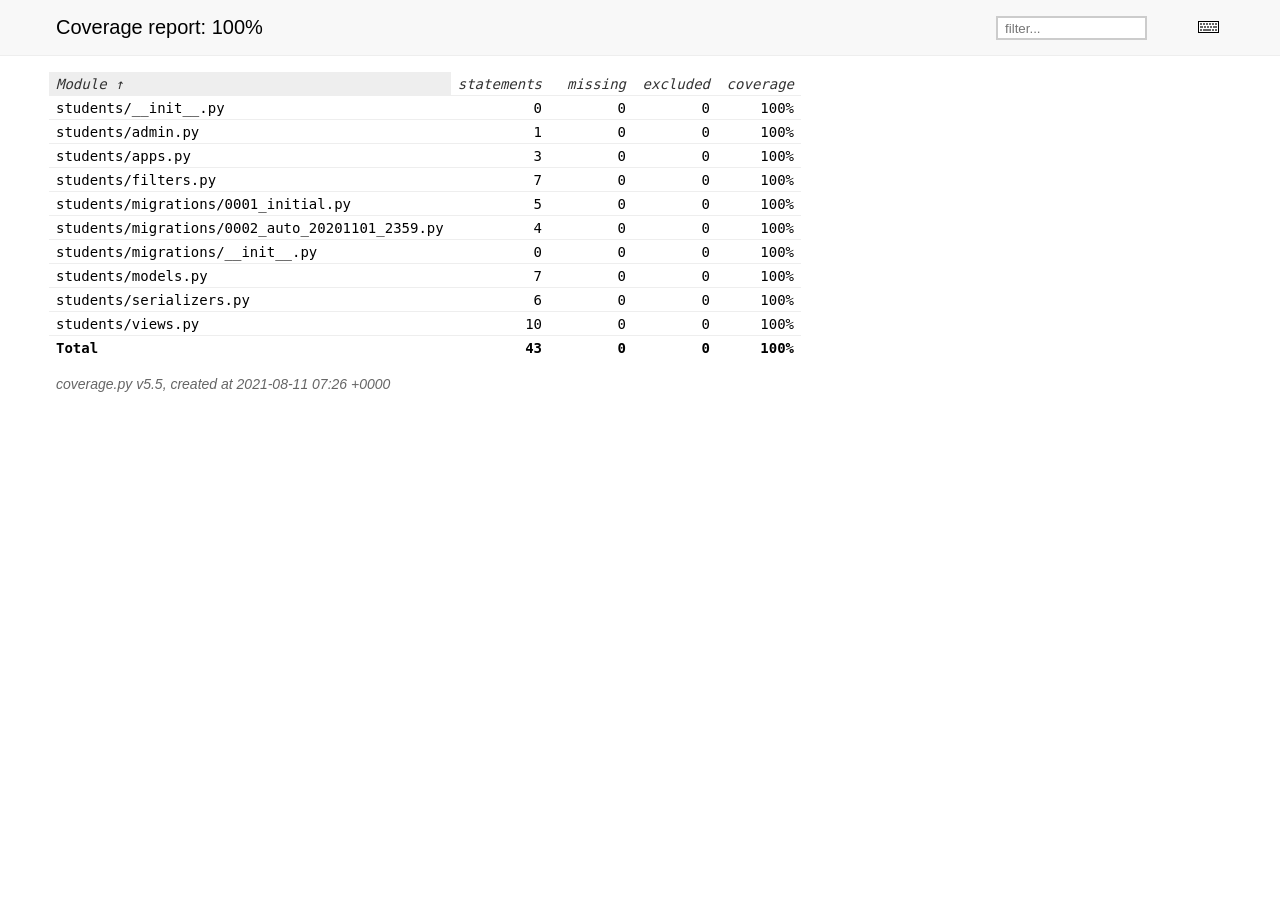
<file: 3.4-django-testing/django_testing/htmlcov/index.html>
<!DOCTYPE html>
<html>
<head>
    <meta http-equiv="Content-Type" content="text/html; charset=utf-8">
    <title>Coverage report</title>
    <link rel="icon" sizes="32x32" href="favicon_32.png">
    <link rel="stylesheet" href="style.css" type="text/css">
    <script type="text/javascript" src="jquery.min.js"></script>
    <script type="text/javascript" src="jquery.ba-throttle-debounce.min.js"></script>
    <script type="text/javascript" src="jquery.tablesorter.min.js"></script>
    <script type="text/javascript" src="jquery.hotkeys.js"></script>
    <script type="text/javascript" src="coverage_html.js"></script>
    <script type="text/javascript">
        jQuery(document).ready(coverage.index_ready);
    </script>
</head>
<body class="indexfile">
<div id="header">
    <div class="content">
        <h1>Coverage report:
            <span class="pc_cov">100%</span>
        </h1>
        <img id="keyboard_icon" src="keybd_closed.png" alt="Show keyboard shortcuts" />
        <form id="filter_container">
            <input id="filter" type="text" value="" placeholder="filter..." />
        </form>
    </div>
</div>
<div class="help_panel">
    <img id="panel_icon" src="keybd_open.png" alt="Hide keyboard shortcuts" />
    <p class="legend">Hot-keys on this page</p>
    <div>
    <p class="keyhelp">
        <span class="key">n</span>
        <span class="key">s</span>
        <span class="key">m</span>
        <span class="key">x</span>
        <span class="key">c</span> &nbsp; change column sorting
    </p>
    </div>
</div>
<div id="index">
    <table class="index">
        <thead>
            <tr class="tablehead" title="Click to sort">
                <th class="name left headerSortDown shortkey_n">Module</th>
                <th class="shortkey_s">statements</th>
                <th class="shortkey_m">missing</th>
                <th class="shortkey_x">excluded</th>
                <th class="right shortkey_c">coverage</th>
            </tr>
        </thead>
        <tfoot>
            <tr class="total">
                <td class="name left">Total</td>
                <td>43</td>
                <td>0</td>
                <td>0</td>
                <td class="right" data-ratio="43 43">100%</td>
            </tr>
        </tfoot>
        <tbody>
            <tr class="file">
                <td class="name left"><a href="students___init___py.html">students/__init__.py</a></td>
                <td>0</td>
                <td>0</td>
                <td>0</td>
                <td class="right" data-ratio="0 0">100%</td>
            </tr>
            <tr class="file">
                <td class="name left"><a href="students_admin_py.html">students/admin.py</a></td>
                <td>1</td>
                <td>0</td>
                <td>0</td>
                <td class="right" data-ratio="1 1">100%</td>
            </tr>
            <tr class="file">
                <td class="name left"><a href="students_apps_py.html">students/apps.py</a></td>
                <td>3</td>
                <td>0</td>
                <td>0</td>
                <td class="right" data-ratio="3 3">100%</td>
            </tr>
            <tr class="file">
                <td class="name left"><a href="students_filters_py.html">students/filters.py</a></td>
                <td>7</td>
                <td>0</td>
                <td>0</td>
                <td class="right" data-ratio="7 7">100%</td>
            </tr>
            <tr class="file">
                <td class="name left"><a href="students_migrations_0001_initial_py.html">students/migrations/0001_initial.py</a></td>
                <td>5</td>
                <td>0</td>
                <td>0</td>
                <td class="right" data-ratio="5 5">100%</td>
            </tr>
            <tr class="file">
                <td class="name left"><a href="students_migrations_0002_auto_20201101_2359_py.html">students/migrations/0002_auto_20201101_2359.py</a></td>
                <td>4</td>
                <td>0</td>
                <td>0</td>
                <td class="right" data-ratio="4 4">100%</td>
            </tr>
            <tr class="file">
                <td class="name left"><a href="students_migrations___init___py.html">students/migrations/__init__.py</a></td>
                <td>0</td>
                <td>0</td>
                <td>0</td>
                <td class="right" data-ratio="0 0">100%</td>
            </tr>
            <tr class="file">
                <td class="name left"><a href="students_models_py.html">students/models.py</a></td>
                <td>7</td>
                <td>0</td>
                <td>0</td>
                <td class="right" data-ratio="7 7">100%</td>
            </tr>
            <tr class="file">
                <td class="name left"><a href="students_serializers_py.html">students/serializers.py</a></td>
                <td>6</td>
                <td>0</td>
                <td>0</td>
                <td class="right" data-ratio="6 6">100%</td>
            </tr>
            <tr class="file">
                <td class="name left"><a href="students_views_py.html">students/views.py</a></td>
                <td>10</td>
                <td>0</td>
                <td>0</td>
                <td class="right" data-ratio="10 10">100%</td>
            </tr>
        </tbody>
    </table>
    <p id="no_rows">
        No items found using the specified filter.
    </p>
</div>
<div id="footer">
    <div class="content">
        <p>
            <a class="nav" href="https://coverage.readthedocs.io">coverage.py v5.5</a>,
            created at 2021-08-11 07:26 +0000
        </p>
    </div>
</div>
</body>
</html>
</file>
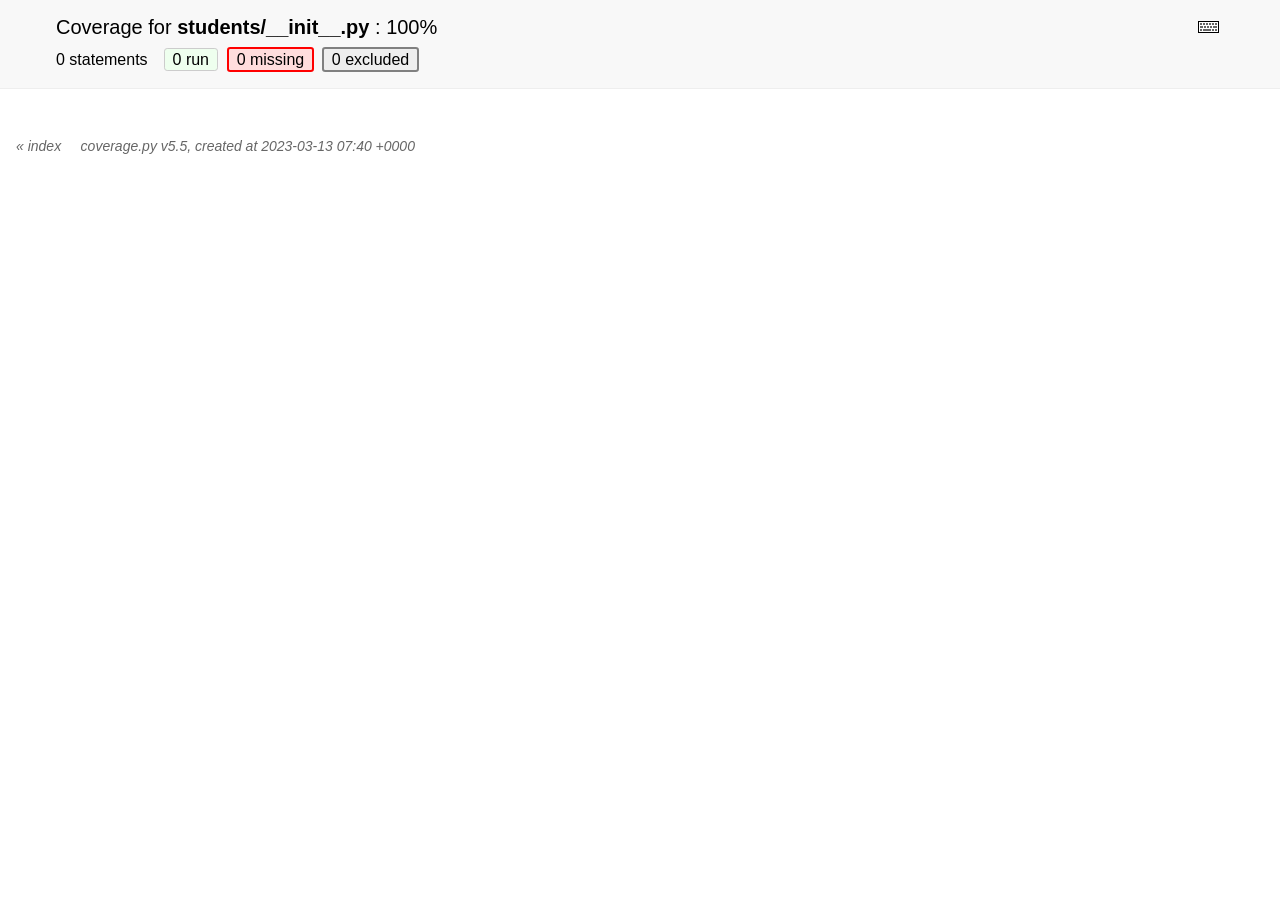
<file: 3.4-django-testing/django_testing/htmlcov/students__init__py.html>
<!DOCTYPE html>
<html>
<head>
    <meta http-equiv="Content-Type" content="text/html; charset=utf-8">
    <meta http-equiv="X-UA-Compatible" content="IE=emulateIE7" />
    <title>Coverage for students/__init__.py: 100%</title>
    <link rel="icon" sizes="32x32" href="favicon_32.png">
    <link rel="stylesheet" href="style.css" type="text/css">
    <script type="text/javascript" src="jquery.min.js"></script>
    <script type="text/javascript" src="jquery.hotkeys.js"></script>
    <script type="text/javascript" src="jquery.isonscreen.js"></script>
    <script type="text/javascript" src="coverage_html.js"></script>
    <script type="text/javascript">
        jQuery(document).ready(coverage.pyfile_ready);
    </script>
</head>
<body class="pyfile">
<div id="header">
    <div class="content">
        <h1>Coverage for <b>students/__init__.py</b> :
            <span class="pc_cov">100%</span>
        </h1>
        <img id="keyboard_icon" src="keybd_closed.png" alt="Show keyboard shortcuts" />
        <h2 class="stats">
            0 statements &nbsp;
            <button type="button" class="run shortkey_r button_toggle_run" title="Toggle lines run">0 run</button>
            <button type="button" class="mis show_mis shortkey_m button_toggle_mis" title="Toggle lines missing">0 missing</button>
            <button type="button" class="exc show_exc shortkey_x button_toggle_exc" title="Toggle lines excluded">0 excluded</button>
        </h2>
    </div>
</div>
<div class="help_panel">
    <img id="panel_icon" src="keybd_open.png" alt="Hide keyboard shortcuts" />
    <p class="legend">Hot-keys on this page</p>
    <div>
    <p class="keyhelp">
        <span class="key">r</span>
        <span class="key">m</span>
        <span class="key">x</span>
        <span class="key">p</span> &nbsp; toggle line displays
    </p>
    <p class="keyhelp">
        <span class="key">j</span>
        <span class="key">k</span> &nbsp; next/prev highlighted chunk
    </p>
    <p class="keyhelp">
        <span class="key">0</span> &nbsp; (zero) top of page
    </p>
    <p class="keyhelp">
        <span class="key">1</span> &nbsp; (one) first highlighted chunk
    </p>
    </div>
</div>
<div id="source">
</div>
<div id="footer">
    <div class="content">
        <p>
            <a class="nav" href="index.html">&#xab; index</a> &nbsp; &nbsp; <a class="nav" href="https://coverage.readthedocs.io">coverage.py v5.5</a>,
            created at 2023-03-13 07:40 +0000
        </p>
    </div>
</div>
</body>
</html>
</file>
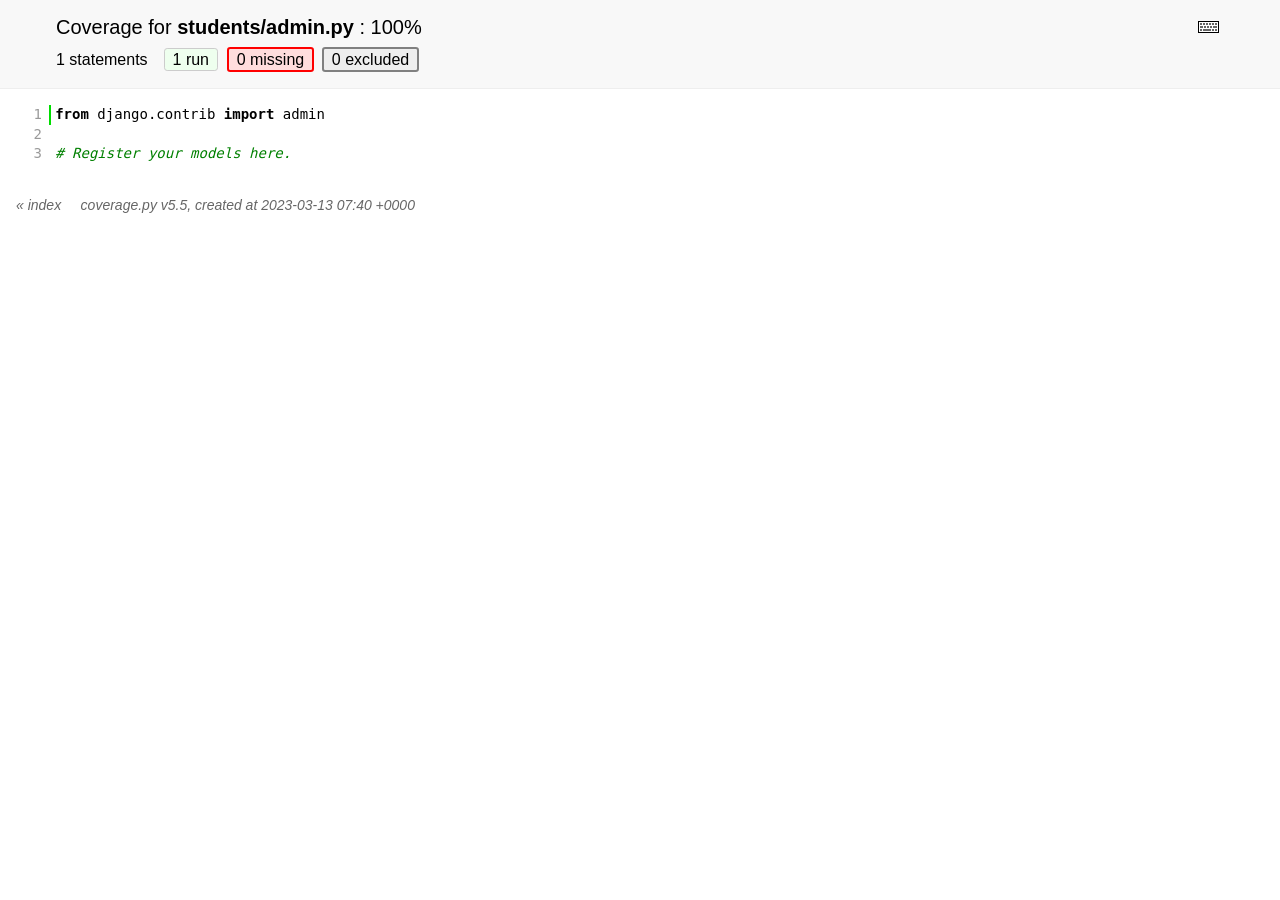
<file: 3.4-django-testing/django_testing/htmlcov/students_admin_py.html>
<!DOCTYPE html>
<html>
<head>
    <meta http-equiv="Content-Type" content="text/html; charset=utf-8">
    <meta http-equiv="X-UA-Compatible" content="IE=emulateIE7" />
    <title>Coverage for students/admin.py: 100%</title>
    <link rel="icon" sizes="32x32" href="favicon_32.png">
    <link rel="stylesheet" href="style.css" type="text/css">
    <script type="text/javascript" src="jquery.min.js"></script>
    <script type="text/javascript" src="jquery.hotkeys.js"></script>
    <script type="text/javascript" src="jquery.isonscreen.js"></script>
    <script type="text/javascript" src="coverage_html.js"></script>
    <script type="text/javascript">
        jQuery(document).ready(coverage.pyfile_ready);
    </script>
</head>
<body class="pyfile">
<div id="header">
    <div class="content">
        <h1>Coverage for <b>students/admin.py</b> :
            <span class="pc_cov">100%</span>
        </h1>
        <img id="keyboard_icon" src="keybd_closed.png" alt="Show keyboard shortcuts" />
        <h2 class="stats">
            1 statements &nbsp;
            <button type="button" class="run shortkey_r button_toggle_run" title="Toggle lines run">1 run</button>
            <button type="button" class="mis show_mis shortkey_m button_toggle_mis" title="Toggle lines missing">0 missing</button>
            <button type="button" class="exc show_exc shortkey_x button_toggle_exc" title="Toggle lines excluded">0 excluded</button>
        </h2>
    </div>
</div>
<div class="help_panel">
    <img id="panel_icon" src="keybd_open.png" alt="Hide keyboard shortcuts" />
    <p class="legend">Hot-keys on this page</p>
    <div>
    <p class="keyhelp">
        <span class="key">r</span>
        <span class="key">m</span>
        <span class="key">x</span>
        <span class="key">p</span> &nbsp; toggle line displays
    </p>
    <p class="keyhelp">
        <span class="key">j</span>
        <span class="key">k</span> &nbsp; next/prev highlighted chunk
    </p>
    <p class="keyhelp">
        <span class="key">0</span> &nbsp; (zero) top of page
    </p>
    <p class="keyhelp">
        <span class="key">1</span> &nbsp; (one) first highlighted chunk
    </p>
    </div>
</div>
<div id="source">
    <p id="t1" class="run"><span class="n"><a href="#t1">1</a></span><span class="t"><span class="key">from</span> <span class="nam">django</span><span class="op">.</span><span class="nam">contrib</span> <span class="key">import</span> <span class="nam">admin</span>&nbsp;</span><span class="r"></span></p>
    <p id="t2" class="pln"><span class="n"><a href="#t2">2</a></span><span class="t">&nbsp;</span><span class="r"></span></p>
    <p id="t3" class="pln"><span class="n"><a href="#t3">3</a></span><span class="t"><span class="com"># Register your models here.</span>&nbsp;</span><span class="r"></span></p>
</div>
<div id="footer">
    <div class="content">
        <p>
            <a class="nav" href="index.html">&#xab; index</a> &nbsp; &nbsp; <a class="nav" href="https://coverage.readthedocs.io">coverage.py v5.5</a>,
            created at 2023-03-13 07:40 +0000
        </p>
    </div>
</div>
</body>
</html>
</file>
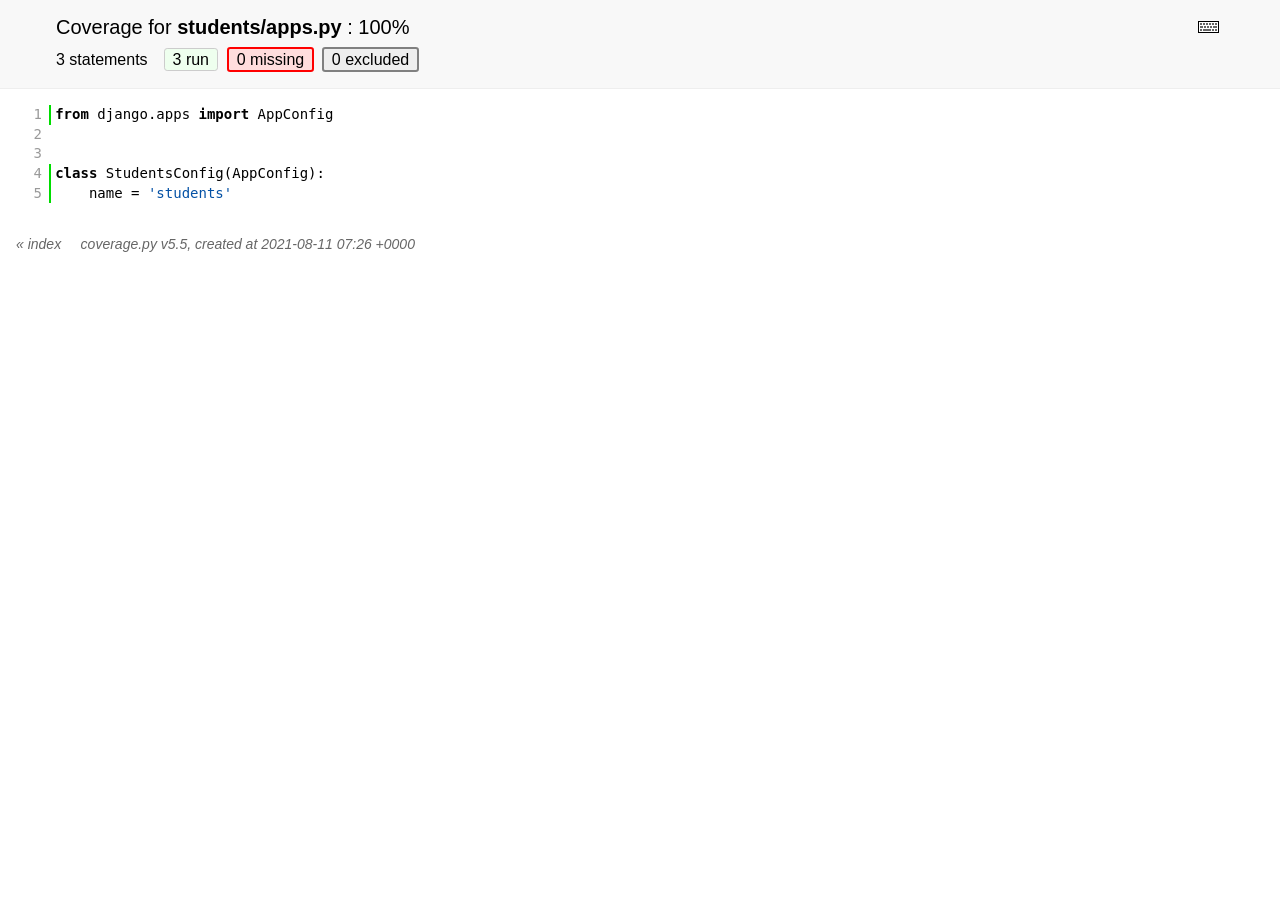
<file: 3.4-django-testing/django_testing/htmlcov/students_apps_py.html>
<!DOCTYPE html>
<html>
<head>
    <meta http-equiv="Content-Type" content="text/html; charset=utf-8">
    <meta http-equiv="X-UA-Compatible" content="IE=emulateIE7" />
    <title>Coverage for students/apps.py: 100%</title>
    <link rel="icon" sizes="32x32" href="favicon_32.png">
    <link rel="stylesheet" href="style.css" type="text/css">
    <script type="text/javascript" src="jquery.min.js"></script>
    <script type="text/javascript" src="jquery.hotkeys.js"></script>
    <script type="text/javascript" src="jquery.isonscreen.js"></script>
    <script type="text/javascript" src="coverage_html.js"></script>
    <script type="text/javascript">
        jQuery(document).ready(coverage.pyfile_ready);
    </script>
</head>
<body class="pyfile">
<div id="header">
    <div class="content">
        <h1>Coverage for <b>students/apps.py</b> :
            <span class="pc_cov">100%</span>
        </h1>
        <img id="keyboard_icon" src="keybd_closed.png" alt="Show keyboard shortcuts" />
        <h2 class="stats">
            3 statements &nbsp;
            <button type="button" class="run shortkey_r button_toggle_run" title="Toggle lines run">3 run</button>
            <button type="button" class="mis show_mis shortkey_m button_toggle_mis" title="Toggle lines missing">0 missing</button>
            <button type="button" class="exc show_exc shortkey_x button_toggle_exc" title="Toggle lines excluded">0 excluded</button>
        </h2>
    </div>
</div>
<div class="help_panel">
    <img id="panel_icon" src="keybd_open.png" alt="Hide keyboard shortcuts" />
    <p class="legend">Hot-keys on this page</p>
    <div>
    <p class="keyhelp">
        <span class="key">r</span>
        <span class="key">m</span>
        <span class="key">x</span>
        <span class="key">p</span> &nbsp; toggle line displays
    </p>
    <p class="keyhelp">
        <span class="key">j</span>
        <span class="key">k</span> &nbsp; next/prev highlighted chunk
    </p>
    <p class="keyhelp">
        <span class="key">0</span> &nbsp; (zero) top of page
    </p>
    <p class="keyhelp">
        <span class="key">1</span> &nbsp; (one) first highlighted chunk
    </p>
    </div>
</div>
<div id="source">
    <p id="t1" class="run"><span class="n"><a href="#t1">1</a></span><span class="t"><span class="key">from</span> <span class="nam">django</span><span class="op">.</span><span class="nam">apps</span> <span class="key">import</span> <span class="nam">AppConfig</span>&nbsp;</span><span class="r"></span></p>
    <p id="t2" class="pln"><span class="n"><a href="#t2">2</a></span><span class="t">&nbsp;</span><span class="r"></span></p>
    <p id="t3" class="pln"><span class="n"><a href="#t3">3</a></span><span class="t">&nbsp;</span><span class="r"></span></p>
    <p id="t4" class="run"><span class="n"><a href="#t4">4</a></span><span class="t"><span class="key">class</span> <span class="nam">StudentsConfig</span><span class="op">(</span><span class="nam">AppConfig</span><span class="op">)</span><span class="op">:</span>&nbsp;</span><span class="r"></span></p>
    <p id="t5" class="run"><span class="n"><a href="#t5">5</a></span><span class="t">    <span class="nam">name</span> <span class="op">=</span> <span class="str">'students'</span>&nbsp;</span><span class="r"></span></p>
</div>
<div id="footer">
    <div class="content">
        <p>
            <a class="nav" href="index.html">&#xab; index</a> &nbsp; &nbsp; <a class="nav" href="https://coverage.readthedocs.io">coverage.py v5.5</a>,
            created at 2021-08-11 07:26 +0000
        </p>
    </div>
</div>
</body>
</html>
</file>
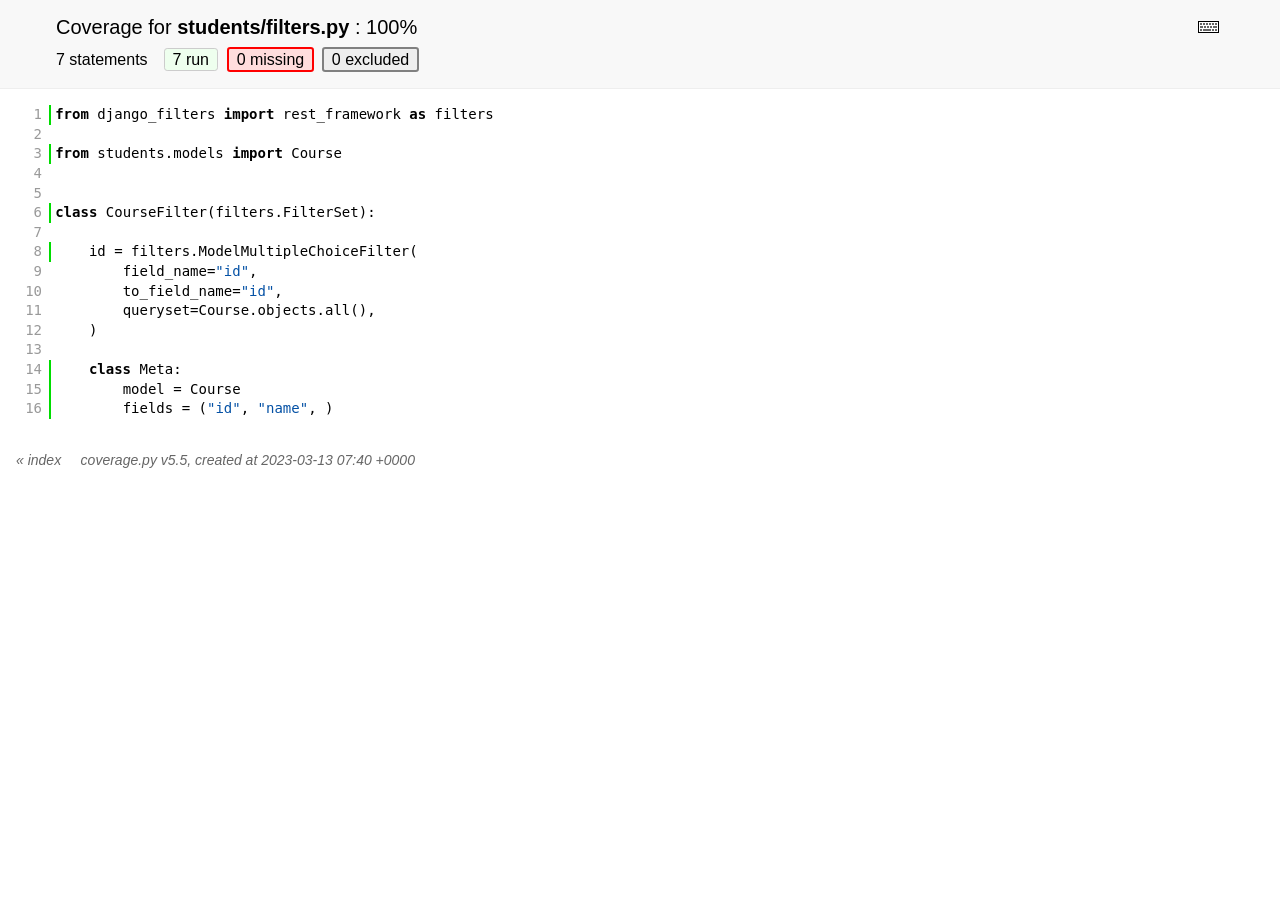
<file: 3.4-django-testing/django_testing/htmlcov/students_filters_py.html>
<!DOCTYPE html>
<html>
<head>
    <meta http-equiv="Content-Type" content="text/html; charset=utf-8">
    <meta http-equiv="X-UA-Compatible" content="IE=emulateIE7" />
    <title>Coverage for students/filters.py: 100%</title>
    <link rel="icon" sizes="32x32" href="favicon_32.png">
    <link rel="stylesheet" href="style.css" type="text/css">
    <script type="text/javascript" src="jquery.min.js"></script>
    <script type="text/javascript" src="jquery.hotkeys.js"></script>
    <script type="text/javascript" src="jquery.isonscreen.js"></script>
    <script type="text/javascript" src="coverage_html.js"></script>
    <script type="text/javascript">
        jQuery(document).ready(coverage.pyfile_ready);
    </script>
</head>
<body class="pyfile">
<div id="header">
    <div class="content">
        <h1>Coverage for <b>students/filters.py</b> :
            <span class="pc_cov">100%</span>
        </h1>
        <img id="keyboard_icon" src="keybd_closed.png" alt="Show keyboard shortcuts" />
        <h2 class="stats">
            7 statements &nbsp;
            <button type="button" class="run shortkey_r button_toggle_run" title="Toggle lines run">7 run</button>
            <button type="button" class="mis show_mis shortkey_m button_toggle_mis" title="Toggle lines missing">0 missing</button>
            <button type="button" class="exc show_exc shortkey_x button_toggle_exc" title="Toggle lines excluded">0 excluded</button>
        </h2>
    </div>
</div>
<div class="help_panel">
    <img id="panel_icon" src="keybd_open.png" alt="Hide keyboard shortcuts" />
    <p class="legend">Hot-keys on this page</p>
    <div>
    <p class="keyhelp">
        <span class="key">r</span>
        <span class="key">m</span>
        <span class="key">x</span>
        <span class="key">p</span> &nbsp; toggle line displays
    </p>
    <p class="keyhelp">
        <span class="key">j</span>
        <span class="key">k</span> &nbsp; next/prev highlighted chunk
    </p>
    <p class="keyhelp">
        <span class="key">0</span> &nbsp; (zero) top of page
    </p>
    <p class="keyhelp">
        <span class="key">1</span> &nbsp; (one) first highlighted chunk
    </p>
    </div>
</div>
<div id="source">
    <p id="t1" class="run"><span class="n"><a href="#t1">1</a></span><span class="t"><span class="key">from</span> <span class="nam">django_filters</span> <span class="key">import</span> <span class="nam">rest_framework</span> <span class="key">as</span> <span class="nam">filters</span>&nbsp;</span><span class="r"></span></p>
    <p id="t2" class="pln"><span class="n"><a href="#t2">2</a></span><span class="t">&nbsp;</span><span class="r"></span></p>
    <p id="t3" class="run"><span class="n"><a href="#t3">3</a></span><span class="t"><span class="key">from</span> <span class="nam">students</span><span class="op">.</span><span class="nam">models</span> <span class="key">import</span> <span class="nam">Course</span>&nbsp;</span><span class="r"></span></p>
    <p id="t4" class="pln"><span class="n"><a href="#t4">4</a></span><span class="t">&nbsp;</span><span class="r"></span></p>
    <p id="t5" class="pln"><span class="n"><a href="#t5">5</a></span><span class="t">&nbsp;</span><span class="r"></span></p>
    <p id="t6" class="run"><span class="n"><a href="#t6">6</a></span><span class="t"><span class="key">class</span> <span class="nam">CourseFilter</span><span class="op">(</span><span class="nam">filters</span><span class="op">.</span><span class="nam">FilterSet</span><span class="op">)</span><span class="op">:</span>&nbsp;</span><span class="r"></span></p>
    <p id="t7" class="pln"><span class="n"><a href="#t7">7</a></span><span class="t">&nbsp;</span><span class="r"></span></p>
    <p id="t8" class="run"><span class="n"><a href="#t8">8</a></span><span class="t">    <span class="nam">id</span> <span class="op">=</span> <span class="nam">filters</span><span class="op">.</span><span class="nam">ModelMultipleChoiceFilter</span><span class="op">(</span>&nbsp;</span><span class="r"></span></p>
    <p id="t9" class="pln"><span class="n"><a href="#t9">9</a></span><span class="t">        <span class="nam">field_name</span><span class="op">=</span><span class="str">"id"</span><span class="op">,</span>&nbsp;</span><span class="r"></span></p>
    <p id="t10" class="pln"><span class="n"><a href="#t10">10</a></span><span class="t">        <span class="nam">to_field_name</span><span class="op">=</span><span class="str">"id"</span><span class="op">,</span>&nbsp;</span><span class="r"></span></p>
    <p id="t11" class="pln"><span class="n"><a href="#t11">11</a></span><span class="t">        <span class="nam">queryset</span><span class="op">=</span><span class="nam">Course</span><span class="op">.</span><span class="nam">objects</span><span class="op">.</span><span class="nam">all</span><span class="op">(</span><span class="op">)</span><span class="op">,</span>&nbsp;</span><span class="r"></span></p>
    <p id="t12" class="pln"><span class="n"><a href="#t12">12</a></span><span class="t">    <span class="op">)</span>&nbsp;</span><span class="r"></span></p>
    <p id="t13" class="pln"><span class="n"><a href="#t13">13</a></span><span class="t">&nbsp;</span><span class="r"></span></p>
    <p id="t14" class="run"><span class="n"><a href="#t14">14</a></span><span class="t">    <span class="key">class</span> <span class="nam">Meta</span><span class="op">:</span>&nbsp;</span><span class="r"></span></p>
    <p id="t15" class="run"><span class="n"><a href="#t15">15</a></span><span class="t">        <span class="nam">model</span> <span class="op">=</span> <span class="nam">Course</span>&nbsp;</span><span class="r"></span></p>
    <p id="t16" class="run"><span class="n"><a href="#t16">16</a></span><span class="t">        <span class="nam">fields</span> <span class="op">=</span> <span class="op">(</span><span class="str">"id"</span><span class="op">,</span> <span class="str">"name"</span><span class="op">,</span> <span class="op">)</span>&nbsp;</span><span class="r"></span></p>
</div>
<div id="footer">
    <div class="content">
        <p>
            <a class="nav" href="index.html">&#xab; index</a> &nbsp; &nbsp; <a class="nav" href="https://coverage.readthedocs.io">coverage.py v5.5</a>,
            created at 2023-03-13 07:40 +0000
        </p>
    </div>
</div>
</body>
</html>
</file>
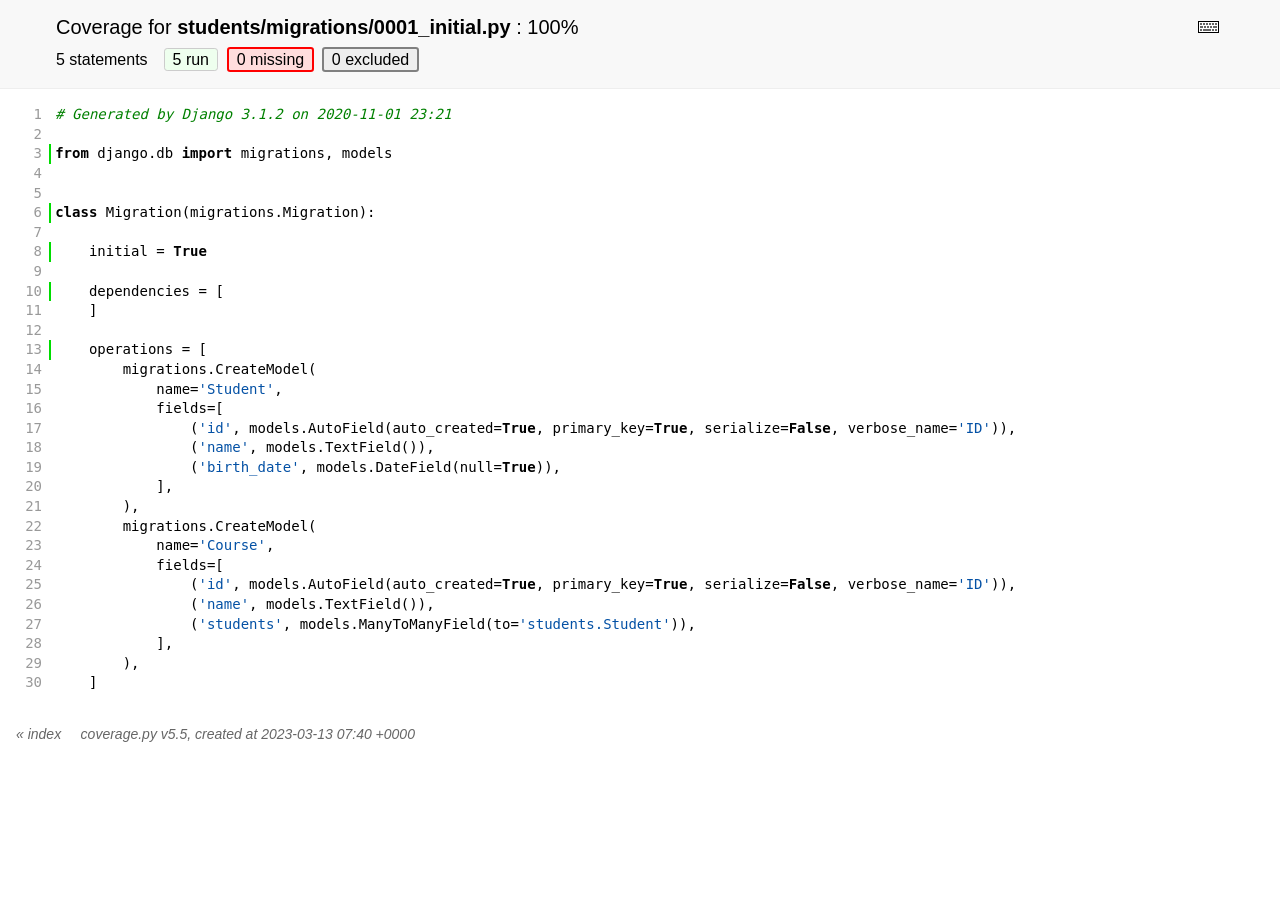
<file: 3.4-django-testing/django_testing/htmlcov/students_migrations_0001_initial.py.html>
<!DOCTYPE html>
<html>
<head>
    <meta http-equiv="Content-Type" content="text/html; charset=utf-8">
    <meta http-equiv="X-UA-Compatible" content="IE=emulateIE7" />
    <title>Coverage for students/migrations/0001_initial.py: 100%</title>
    <link rel="icon" sizes="32x32" href="favicon_32.png">
    <link rel="stylesheet" href="style.css" type="text/css">
    <script type="text/javascript" src="jquery.min.js"></script>
    <script type="text/javascript" src="jquery.hotkeys.js"></script>
    <script type="text/javascript" src="jquery.isonscreen.js"></script>
    <script type="text/javascript" src="coverage_html.js"></script>
    <script type="text/javascript">
        jQuery(document).ready(coverage.pyfile_ready);
    </script>
</head>
<body class="pyfile">
<div id="header">
    <div class="content">
        <h1>Coverage for <b>students/migrations/0001_initial.py</b> :
            <span class="pc_cov">100%</span>
        </h1>
        <img id="keyboard_icon" src="keybd_closed.png" alt="Show keyboard shortcuts" />
        <h2 class="stats">
            5 statements &nbsp;
            <button type="button" class="run shortkey_r button_toggle_run" title="Toggle lines run">5 run</button>
            <button type="button" class="mis show_mis shortkey_m button_toggle_mis" title="Toggle lines missing">0 missing</button>
            <button type="button" class="exc show_exc shortkey_x button_toggle_exc" title="Toggle lines excluded">0 excluded</button>
        </h2>
    </div>
</div>
<div class="help_panel">
    <img id="panel_icon" src="keybd_open.png" alt="Hide keyboard shortcuts" />
    <p class="legend">Hot-keys on this page</p>
    <div>
    <p class="keyhelp">
        <span class="key">r</span>
        <span class="key">m</span>
        <span class="key">x</span>
        <span class="key">p</span> &nbsp; toggle line displays
    </p>
    <p class="keyhelp">
        <span class="key">j</span>
        <span class="key">k</span> &nbsp; next/prev highlighted chunk
    </p>
    <p class="keyhelp">
        <span class="key">0</span> &nbsp; (zero) top of page
    </p>
    <p class="keyhelp">
        <span class="key">1</span> &nbsp; (one) first highlighted chunk
    </p>
    </div>
</div>
<div id="source">
    <p id="t1" class="pln"><span class="n"><a href="#t1">1</a></span><span class="t"><span class="com"># Generated by Django 3.1.2 on 2020-11-01 23:21</span>&nbsp;</span><span class="r"></span></p>
    <p id="t2" class="pln"><span class="n"><a href="#t2">2</a></span><span class="t">&nbsp;</span><span class="r"></span></p>
    <p id="t3" class="run"><span class="n"><a href="#t3">3</a></span><span class="t"><span class="key">from</span> <span class="nam">django</span><span class="op">.</span><span class="nam">db</span> <span class="key">import</span> <span class="nam">migrations</span><span class="op">,</span> <span class="nam">models</span>&nbsp;</span><span class="r"></span></p>
    <p id="t4" class="pln"><span class="n"><a href="#t4">4</a></span><span class="t">&nbsp;</span><span class="r"></span></p>
    <p id="t5" class="pln"><span class="n"><a href="#t5">5</a></span><span class="t">&nbsp;</span><span class="r"></span></p>
    <p id="t6" class="run"><span class="n"><a href="#t6">6</a></span><span class="t"><span class="key">class</span> <span class="nam">Migration</span><span class="op">(</span><span class="nam">migrations</span><span class="op">.</span><span class="nam">Migration</span><span class="op">)</span><span class="op">:</span>&nbsp;</span><span class="r"></span></p>
    <p id="t7" class="pln"><span class="n"><a href="#t7">7</a></span><span class="t">&nbsp;</span><span class="r"></span></p>
    <p id="t8" class="run"><span class="n"><a href="#t8">8</a></span><span class="t">    <span class="nam">initial</span> <span class="op">=</span> <span class="key">True</span>&nbsp;</span><span class="r"></span></p>
    <p id="t9" class="pln"><span class="n"><a href="#t9">9</a></span><span class="t">&nbsp;</span><span class="r"></span></p>
    <p id="t10" class="run"><span class="n"><a href="#t10">10</a></span><span class="t">    <span class="nam">dependencies</span> <span class="op">=</span> <span class="op">[</span>&nbsp;</span><span class="r"></span></p>
    <p id="t11" class="pln"><span class="n"><a href="#t11">11</a></span><span class="t">    <span class="op">]</span>&nbsp;</span><span class="r"></span></p>
    <p id="t12" class="pln"><span class="n"><a href="#t12">12</a></span><span class="t">&nbsp;</span><span class="r"></span></p>
    <p id="t13" class="run"><span class="n"><a href="#t13">13</a></span><span class="t">    <span class="nam">operations</span> <span class="op">=</span> <span class="op">[</span>&nbsp;</span><span class="r"></span></p>
    <p id="t14" class="pln"><span class="n"><a href="#t14">14</a></span><span class="t">        <span class="nam">migrations</span><span class="op">.</span><span class="nam">CreateModel</span><span class="op">(</span>&nbsp;</span><span class="r"></span></p>
    <p id="t15" class="pln"><span class="n"><a href="#t15">15</a></span><span class="t">            <span class="nam">name</span><span class="op">=</span><span class="str">'Student'</span><span class="op">,</span>&nbsp;</span><span class="r"></span></p>
    <p id="t16" class="pln"><span class="n"><a href="#t16">16</a></span><span class="t">            <span class="nam">fields</span><span class="op">=</span><span class="op">[</span>&nbsp;</span><span class="r"></span></p>
    <p id="t17" class="pln"><span class="n"><a href="#t17">17</a></span><span class="t">                <span class="op">(</span><span class="str">'id'</span><span class="op">,</span> <span class="nam">models</span><span class="op">.</span><span class="nam">AutoField</span><span class="op">(</span><span class="nam">auto_created</span><span class="op">=</span><span class="key">True</span><span class="op">,</span> <span class="nam">primary_key</span><span class="op">=</span><span class="key">True</span><span class="op">,</span> <span class="nam">serialize</span><span class="op">=</span><span class="key">False</span><span class="op">,</span> <span class="nam">verbose_name</span><span class="op">=</span><span class="str">'ID'</span><span class="op">)</span><span class="op">)</span><span class="op">,</span>&nbsp;</span><span class="r"></span></p>
    <p id="t18" class="pln"><span class="n"><a href="#t18">18</a></span><span class="t">                <span class="op">(</span><span class="str">'name'</span><span class="op">,</span> <span class="nam">models</span><span class="op">.</span><span class="nam">TextField</span><span class="op">(</span><span class="op">)</span><span class="op">)</span><span class="op">,</span>&nbsp;</span><span class="r"></span></p>
    <p id="t19" class="pln"><span class="n"><a href="#t19">19</a></span><span class="t">                <span class="op">(</span><span class="str">'birth_date'</span><span class="op">,</span> <span class="nam">models</span><span class="op">.</span><span class="nam">DateField</span><span class="op">(</span><span class="nam">null</span><span class="op">=</span><span class="key">True</span><span class="op">)</span><span class="op">)</span><span class="op">,</span>&nbsp;</span><span class="r"></span></p>
    <p id="t20" class="pln"><span class="n"><a href="#t20">20</a></span><span class="t">            <span class="op">]</span><span class="op">,</span>&nbsp;</span><span class="r"></span></p>
    <p id="t21" class="pln"><span class="n"><a href="#t21">21</a></span><span class="t">        <span class="op">)</span><span class="op">,</span>&nbsp;</span><span class="r"></span></p>
    <p id="t22" class="pln"><span class="n"><a href="#t22">22</a></span><span class="t">        <span class="nam">migrations</span><span class="op">.</span><span class="nam">CreateModel</span><span class="op">(</span>&nbsp;</span><span class="r"></span></p>
    <p id="t23" class="pln"><span class="n"><a href="#t23">23</a></span><span class="t">            <span class="nam">name</span><span class="op">=</span><span class="str">'Course'</span><span class="op">,</span>&nbsp;</span><span class="r"></span></p>
    <p id="t24" class="pln"><span class="n"><a href="#t24">24</a></span><span class="t">            <span class="nam">fields</span><span class="op">=</span><span class="op">[</span>&nbsp;</span><span class="r"></span></p>
    <p id="t25" class="pln"><span class="n"><a href="#t25">25</a></span><span class="t">                <span class="op">(</span><span class="str">'id'</span><span class="op">,</span> <span class="nam">models</span><span class="op">.</span><span class="nam">AutoField</span><span class="op">(</span><span class="nam">auto_created</span><span class="op">=</span><span class="key">True</span><span class="op">,</span> <span class="nam">primary_key</span><span class="op">=</span><span class="key">True</span><span class="op">,</span> <span class="nam">serialize</span><span class="op">=</span><span class="key">False</span><span class="op">,</span> <span class="nam">verbose_name</span><span class="op">=</span><span class="str">'ID'</span><span class="op">)</span><span class="op">)</span><span class="op">,</span>&nbsp;</span><span class="r"></span></p>
    <p id="t26" class="pln"><span class="n"><a href="#t26">26</a></span><span class="t">                <span class="op">(</span><span class="str">'name'</span><span class="op">,</span> <span class="nam">models</span><span class="op">.</span><span class="nam">TextField</span><span class="op">(</span><span class="op">)</span><span class="op">)</span><span class="op">,</span>&nbsp;</span><span class="r"></span></p>
    <p id="t27" class="pln"><span class="n"><a href="#t27">27</a></span><span class="t">                <span class="op">(</span><span class="str">'students'</span><span class="op">,</span> <span class="nam">models</span><span class="op">.</span><span class="nam">ManyToManyField</span><span class="op">(</span><span class="nam">to</span><span class="op">=</span><span class="str">'students.Student'</span><span class="op">)</span><span class="op">)</span><span class="op">,</span>&nbsp;</span><span class="r"></span></p>
    <p id="t28" class="pln"><span class="n"><a href="#t28">28</a></span><span class="t">            <span class="op">]</span><span class="op">,</span>&nbsp;</span><span class="r"></span></p>
    <p id="t29" class="pln"><span class="n"><a href="#t29">29</a></span><span class="t">        <span class="op">)</span><span class="op">,</span>&nbsp;</span><span class="r"></span></p>
    <p id="t30" class="pln"><span class="n"><a href="#t30">30</a></span><span class="t">    <span class="op">]</span>&nbsp;</span><span class="r"></span></p>
</div>
<div id="footer">
    <div class="content">
        <p>
            <a class="nav" href="index.html">&#xab; index</a> &nbsp; &nbsp; <a class="nav" href="https://coverage.readthedocs.io">coverage.py v5.5</a>,
            created at 2023-03-13 07:40 +0000
        </p>
    </div>
</div>
</body>
</html>
</file>
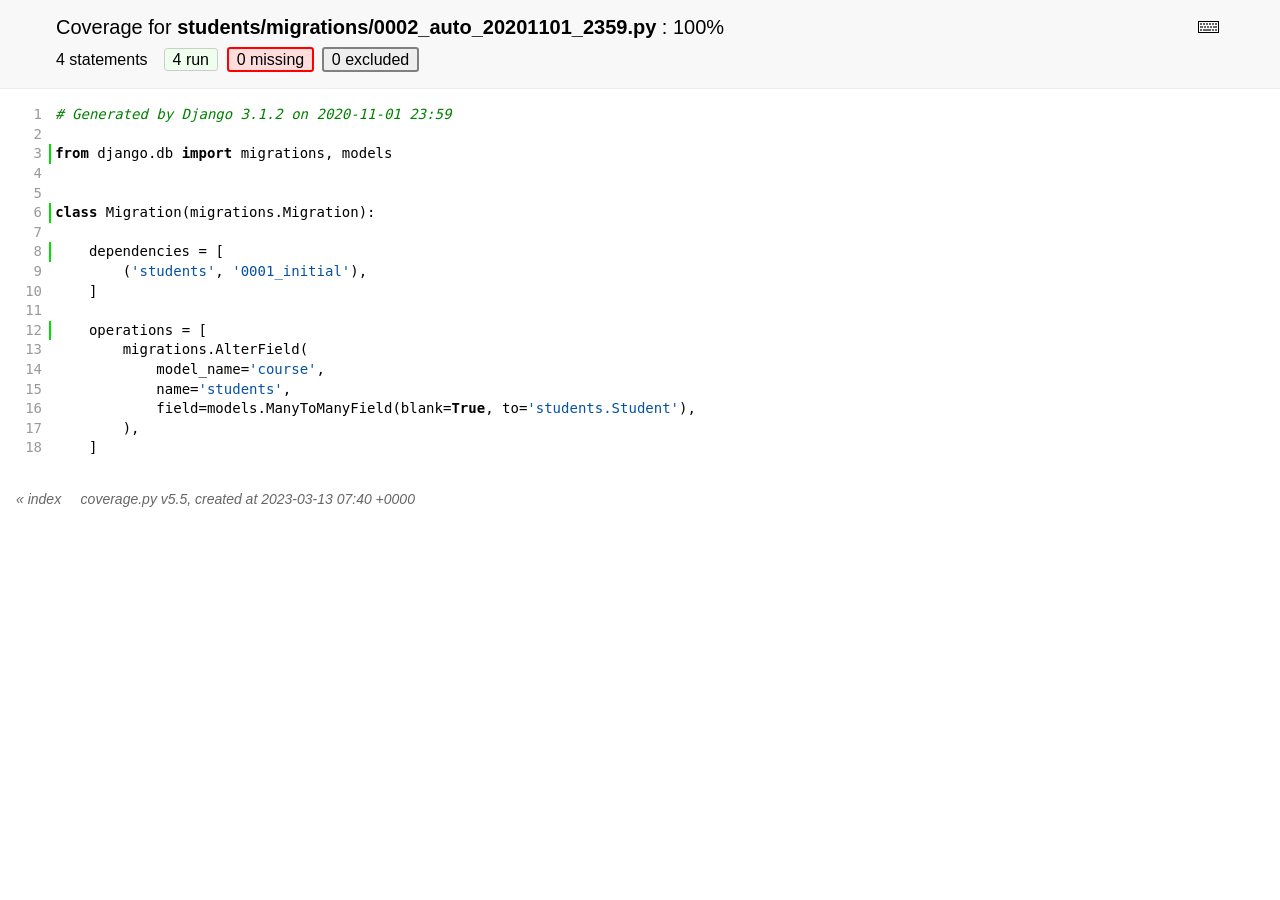
<file: 3.4-django-testing/django_testing/htmlcov/students_migrations_0002_auto_20201101_2359_.py.html>
<!DOCTYPE html>
<html>
<head>
    <meta http-equiv="Content-Type" content="text/html; charset=utf-8">
    <meta http-equiv="X-UA-Compatible" content="IE=emulateIE7" />
    <title>Coverage for students/migrations/0002_auto_20201101_2359.py: 100%</title>
    <link rel="icon" sizes="32x32" href="favicon_32.png">
    <link rel="stylesheet" href="style.css" type="text/css">
    <script type="text/javascript" src="jquery.min.js"></script>
    <script type="text/javascript" src="jquery.hotkeys.js"></script>
    <script type="text/javascript" src="jquery.isonscreen.js"></script>
    <script type="text/javascript" src="coverage_html.js"></script>
    <script type="text/javascript">
        jQuery(document).ready(coverage.pyfile_ready);
    </script>
</head>
<body class="pyfile">
<div id="header">
    <div class="content">
        <h1>Coverage for <b>students/migrations/0002_auto_20201101_2359.py</b> :
            <span class="pc_cov">100%</span>
        </h1>
        <img id="keyboard_icon" src="keybd_closed.png" alt="Show keyboard shortcuts" />
        <h2 class="stats">
            4 statements &nbsp;
            <button type="button" class="run shortkey_r button_toggle_run" title="Toggle lines run">4 run</button>
            <button type="button" class="mis show_mis shortkey_m button_toggle_mis" title="Toggle lines missing">0 missing</button>
            <button type="button" class="exc show_exc shortkey_x button_toggle_exc" title="Toggle lines excluded">0 excluded</button>
        </h2>
    </div>
</div>
<div class="help_panel">
    <img id="panel_icon" src="keybd_open.png" alt="Hide keyboard shortcuts" />
    <p class="legend">Hot-keys on this page</p>
    <div>
    <p class="keyhelp">
        <span class="key">r</span>
        <span class="key">m</span>
        <span class="key">x</span>
        <span class="key">p</span> &nbsp; toggle line displays
    </p>
    <p class="keyhelp">
        <span class="key">j</span>
        <span class="key">k</span> &nbsp; next/prev highlighted chunk
    </p>
    <p class="keyhelp">
        <span class="key">0</span> &nbsp; (zero) top of page
    </p>
    <p class="keyhelp">
        <span class="key">1</span> &nbsp; (one) first highlighted chunk
    </p>
    </div>
</div>
<div id="source">
    <p id="t1" class="pln"><span class="n"><a href="#t1">1</a></span><span class="t"><span class="com"># Generated by Django 3.1.2 on 2020-11-01 23:59</span>&nbsp;</span><span class="r"></span></p>
    <p id="t2" class="pln"><span class="n"><a href="#t2">2</a></span><span class="t">&nbsp;</span><span class="r"></span></p>
    <p id="t3" class="run"><span class="n"><a href="#t3">3</a></span><span class="t"><span class="key">from</span> <span class="nam">django</span><span class="op">.</span><span class="nam">db</span> <span class="key">import</span> <span class="nam">migrations</span><span class="op">,</span> <span class="nam">models</span>&nbsp;</span><span class="r"></span></p>
    <p id="t4" class="pln"><span class="n"><a href="#t4">4</a></span><span class="t">&nbsp;</span><span class="r"></span></p>
    <p id="t5" class="pln"><span class="n"><a href="#t5">5</a></span><span class="t">&nbsp;</span><span class="r"></span></p>
    <p id="t6" class="run"><span class="n"><a href="#t6">6</a></span><span class="t"><span class="key">class</span> <span class="nam">Migration</span><span class="op">(</span><span class="nam">migrations</span><span class="op">.</span><span class="nam">Migration</span><span class="op">)</span><span class="op">:</span>&nbsp;</span><span class="r"></span></p>
    <p id="t7" class="pln"><span class="n"><a href="#t7">7</a></span><span class="t">&nbsp;</span><span class="r"></span></p>
    <p id="t8" class="run"><span class="n"><a href="#t8">8</a></span><span class="t">    <span class="nam">dependencies</span> <span class="op">=</span> <span class="op">[</span>&nbsp;</span><span class="r"></span></p>
    <p id="t9" class="pln"><span class="n"><a href="#t9">9</a></span><span class="t">        <span class="op">(</span><span class="str">'students'</span><span class="op">,</span> <span class="str">'0001_initial'</span><span class="op">)</span><span class="op">,</span>&nbsp;</span><span class="r"></span></p>
    <p id="t10" class="pln"><span class="n"><a href="#t10">10</a></span><span class="t">    <span class="op">]</span>&nbsp;</span><span class="r"></span></p>
    <p id="t11" class="pln"><span class="n"><a href="#t11">11</a></span><span class="t">&nbsp;</span><span class="r"></span></p>
    <p id="t12" class="run"><span class="n"><a href="#t12">12</a></span><span class="t">    <span class="nam">operations</span> <span class="op">=</span> <span class="op">[</span>&nbsp;</span><span class="r"></span></p>
    <p id="t13" class="pln"><span class="n"><a href="#t13">13</a></span><span class="t">        <span class="nam">migrations</span><span class="op">.</span><span class="nam">AlterField</span><span class="op">(</span>&nbsp;</span><span class="r"></span></p>
    <p id="t14" class="pln"><span class="n"><a href="#t14">14</a></span><span class="t">            <span class="nam">model_name</span><span class="op">=</span><span class="str">'course'</span><span class="op">,</span>&nbsp;</span><span class="r"></span></p>
    <p id="t15" class="pln"><span class="n"><a href="#t15">15</a></span><span class="t">            <span class="nam">name</span><span class="op">=</span><span class="str">'students'</span><span class="op">,</span>&nbsp;</span><span class="r"></span></p>
    <p id="t16" class="pln"><span class="n"><a href="#t16">16</a></span><span class="t">            <span class="nam">field</span><span class="op">=</span><span class="nam">models</span><span class="op">.</span><span class="nam">ManyToManyField</span><span class="op">(</span><span class="nam">blank</span><span class="op">=</span><span class="key">True</span><span class="op">,</span> <span class="nam">to</span><span class="op">=</span><span class="str">'students.Student'</span><span class="op">)</span><span class="op">,</span>&nbsp;</span><span class="r"></span></p>
    <p id="t17" class="pln"><span class="n"><a href="#t17">17</a></span><span class="t">        <span class="op">)</span><span class="op">,</span>&nbsp;</span><span class="r"></span></p>
    <p id="t18" class="pln"><span class="n"><a href="#t18">18</a></span><span class="t">    <span class="op">]</span>&nbsp;</span><span class="r"></span></p>
</div>
<div id="footer">
    <div class="content">
        <p>
            <a class="nav" href="index.html">&#xab; index</a> &nbsp; &nbsp; <a class="nav" href="https://coverage.readthedocs.io">coverage.py v5.5</a>,
            created at 2023-03-13 07:40 +0000
        </p>
    </div>
</div>
</body>
</html>
</file>
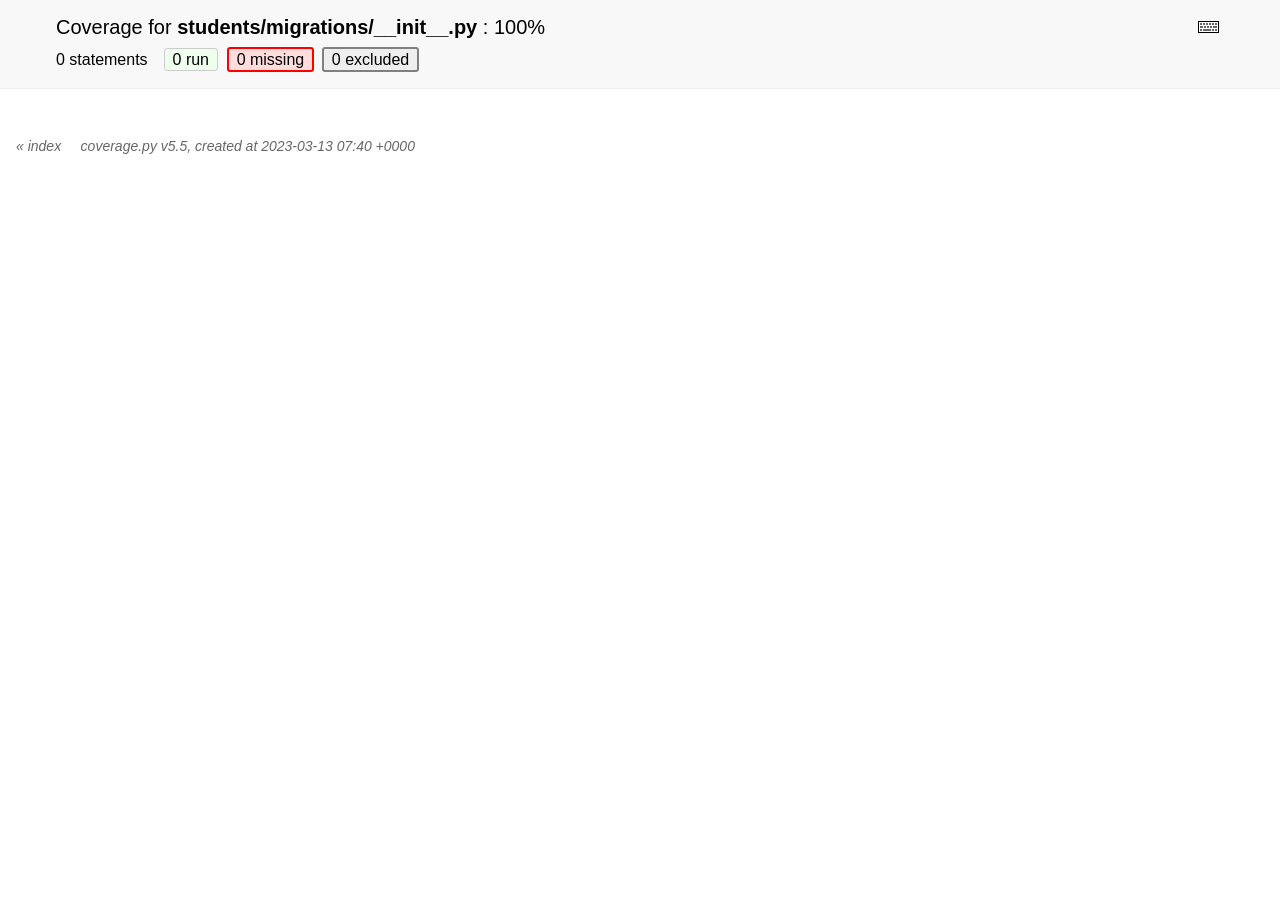
<file: 3.4-django-testing/django_testing/htmlcov/students_migrations__init__py.html>
<!DOCTYPE html>
<html>
<head>
    <meta http-equiv="Content-Type" content="text/html; charset=utf-8">
    <meta http-equiv="X-UA-Compatible" content="IE=emulateIE7" />
    <title>Coverage for students/migrations/__init__.py: 100%</title>
    <link rel="icon" sizes="32x32" href="favicon_32.png">
    <link rel="stylesheet" href="style.css" type="text/css">
    <script type="text/javascript" src="jquery.min.js"></script>
    <script type="text/javascript" src="jquery.hotkeys.js"></script>
    <script type="text/javascript" src="jquery.isonscreen.js"></script>
    <script type="text/javascript" src="coverage_html.js"></script>
    <script type="text/javascript">
        jQuery(document).ready(coverage.pyfile_ready);
    </script>
</head>
<body class="pyfile">
<div id="header">
    <div class="content">
        <h1>Coverage for <b>students/migrations/__init__.py</b> :
            <span class="pc_cov">100%</span>
        </h1>
        <img id="keyboard_icon" src="keybd_closed.png" alt="Show keyboard shortcuts" />
        <h2 class="stats">
            0 statements &nbsp;
            <button type="button" class="run shortkey_r button_toggle_run" title="Toggle lines run">0 run</button>
            <button type="button" class="mis show_mis shortkey_m button_toggle_mis" title="Toggle lines missing">0 missing</button>
            <button type="button" class="exc show_exc shortkey_x button_toggle_exc" title="Toggle lines excluded">0 excluded</button>
        </h2>
    </div>
</div>
<div class="help_panel">
    <img id="panel_icon" src="keybd_open.png" alt="Hide keyboard shortcuts" />
    <p class="legend">Hot-keys on this page</p>
    <div>
    <p class="keyhelp">
        <span class="key">r</span>
        <span class="key">m</span>
        <span class="key">x</span>
        <span class="key">p</span> &nbsp; toggle line displays
    </p>
    <p class="keyhelp">
        <span class="key">j</span>
        <span class="key">k</span> &nbsp; next/prev highlighted chunk
    </p>
    <p class="keyhelp">
        <span class="key">0</span> &nbsp; (zero) top of page
    </p>
    <p class="keyhelp">
        <span class="key">1</span> &nbsp; (one) first highlighted chunk
    </p>
    </div>
</div>
<div id="source">
</div>
<div id="footer">
    <div class="content">
        <p>
            <a class="nav" href="index.html">&#xab; index</a> &nbsp; &nbsp; <a class="nav" href="https://coverage.readthedocs.io">coverage.py v5.5</a>,
            created at 2023-03-13 07:40 +0000
        </p>
    </div>
</div>
</body>
</html>
</file>
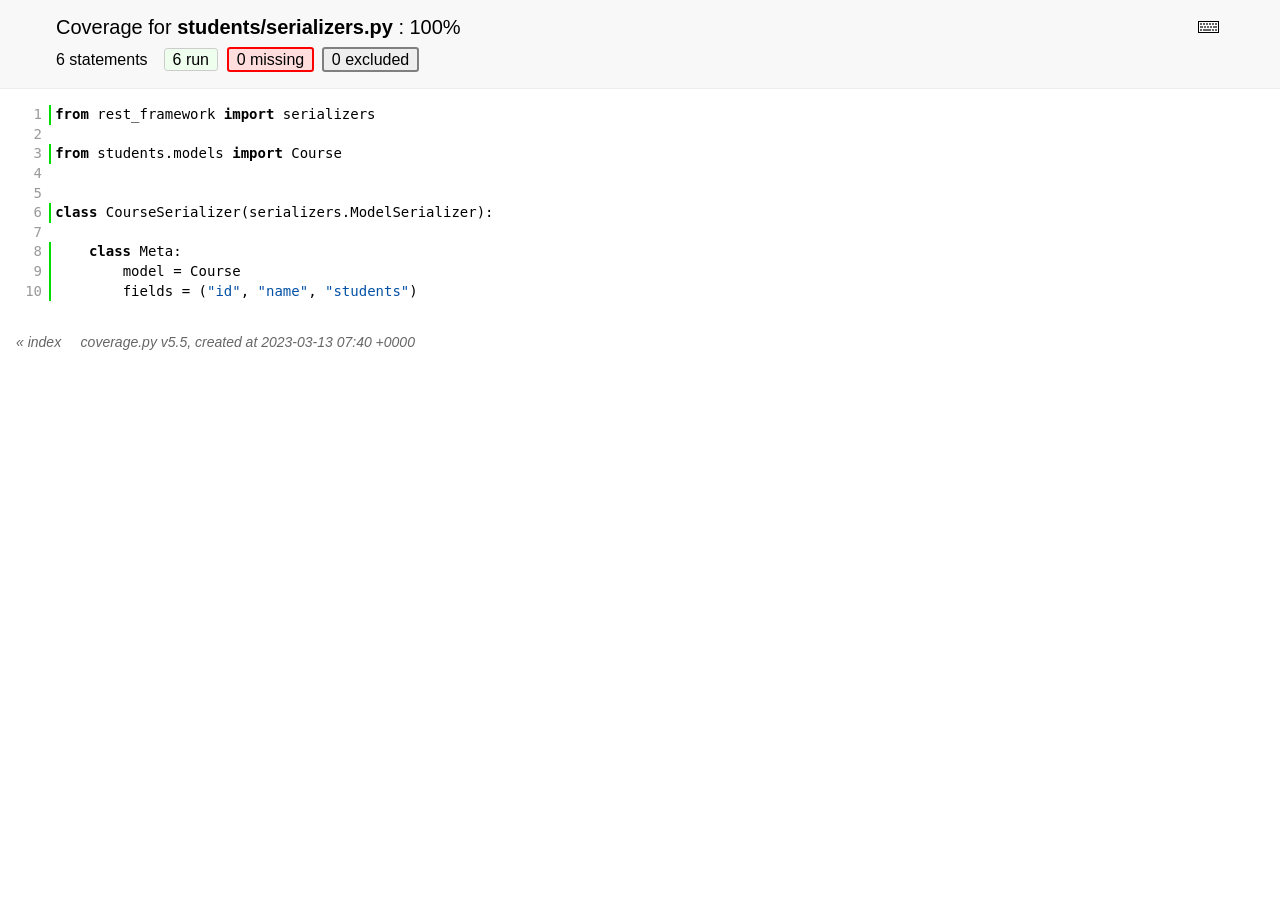
<file: 3.4-django-testing/django_testing/htmlcov/students_models_py.html>
<!DOCTYPE html>
<html>
<head>
    <meta http-equiv="Content-Type" content="text/html; charset=utf-8">
    <meta http-equiv="X-UA-Compatible" content="IE=emulateIE7" />
    <title>Coverage for students/serializers.py: 100%</title>
    <link rel="icon" sizes="32x32" href="favicon_32.png">
    <link rel="stylesheet" href="style.css" type="text/css">
    <script type="text/javascript" src="jquery.min.js"></script>
    <script type="text/javascript" src="jquery.hotkeys.js"></script>
    <script type="text/javascript" src="jquery.isonscreen.js"></script>
    <script type="text/javascript" src="coverage_html.js"></script>
    <script type="text/javascript">
        jQuery(document).ready(coverage.pyfile_ready);
    </script>
</head>
<body class="pyfile">
<div id="header">
    <div class="content">
        <h1>Coverage for <b>students/serializers.py</b> :
            <span class="pc_cov">100%</span>
        </h1>
        <img id="keyboard_icon" src="keybd_closed.png" alt="Show keyboard shortcuts" />
        <h2 class="stats">
            6 statements &nbsp;
            <button type="button" class="run shortkey_r button_toggle_run" title="Toggle lines run">6 run</button>
            <button type="button" class="mis show_mis shortkey_m button_toggle_mis" title="Toggle lines missing">0 missing</button>
            <button type="button" class="exc show_exc shortkey_x button_toggle_exc" title="Toggle lines excluded">0 excluded</button>
        </h2>
    </div>
</div>
<div class="help_panel">
    <img id="panel_icon" src="keybd_open.png" alt="Hide keyboard shortcuts" />
    <p class="legend">Hot-keys on this page</p>
    <div>
    <p class="keyhelp">
        <span class="key">r</span>
        <span class="key">m</span>
        <span class="key">x</span>
        <span class="key">p</span> &nbsp; toggle line displays
    </p>
    <p class="keyhelp">
        <span class="key">j</span>
        <span class="key">k</span> &nbsp; next/prev highlighted chunk
    </p>
    <p class="keyhelp">
        <span class="key">0</span> &nbsp; (zero) top of page
    </p>
    <p class="keyhelp">
        <span class="key">1</span> &nbsp; (one) first highlighted chunk
    </p>
    </div>
</div>
<div id="source">
    <p id="t1" class="run"><span class="n"><a href="#t1">1</a></span><span class="t"><span class="key">from</span> <span class="nam">rest_framework</span> <span class="key">import</span> <span class="nam">serializers</span>&nbsp;</span><span class="r"></span></p>
    <p id="t2" class="pln"><span class="n"><a href="#t2">2</a></span><span class="t">&nbsp;</span><span class="r"></span></p>
    <p id="t3" class="run"><span class="n"><a href="#t3">3</a></span><span class="t"><span class="key">from</span> <span class="nam">students</span><span class="op">.</span><span class="nam">models</span> <span class="key">import</span> <span class="nam">Course</span>&nbsp;</span><span class="r"></span></p>
    <p id="t4" class="pln"><span class="n"><a href="#t4">4</a></span><span class="t">&nbsp;</span><span class="r"></span></p>
    <p id="t5" class="pln"><span class="n"><a href="#t5">5</a></span><span class="t">&nbsp;</span><span class="r"></span></p>
    <p id="t6" class="run"><span class="n"><a href="#t6">6</a></span><span class="t"><span class="key">class</span> <span class="nam">CourseSerializer</span><span class="op">(</span><span class="nam">serializers</span><span class="op">.</span><span class="nam">ModelSerializer</span><span class="op">)</span><span class="op">:</span>&nbsp;</span><span class="r"></span></p>
    <p id="t7" class="pln"><span class="n"><a href="#t7">7</a></span><span class="t">&nbsp;</span><span class="r"></span></p>
    <p id="t8" class="run"><span class="n"><a href="#t8">8</a></span><span class="t">    <span class="key">class</span> <span class="nam">Meta</span><span class="op">:</span>&nbsp;</span><span class="r"></span></p>
    <p id="t9" class="run"><span class="n"><a href="#t9">9</a></span><span class="t">        <span class="nam">model</span> <span class="op">=</span> <span class="nam">Course</span>&nbsp;</span><span class="r"></span></p>
    <p id="t10" class="run"><span class="n"><a href="#t10">10</a></span><span class="t">        <span class="nam">fields</span> <span class="op">=</span> <span class="op">(</span><span class="str">"id"</span><span class="op">,</span> <span class="str">"name"</span><span class="op">,</span> <span class="str">"students"</span><span class="op">)</span>&nbsp;</span><span class="r"></span></p>
</div>
<div id="footer">
    <div class="content">
        <p>
            <a class="nav" href="index.html">&#xab; index</a> &nbsp; &nbsp; <a class="nav" href="https://coverage.readthedocs.io">coverage.py v5.5</a>,
            created at 2023-03-13 07:40 +0000
        </p>
    </div>
</div>
</body>
</html>
</file>
<file: 3.4-django-testing/django_testing/htmlcov/style.css>
@charset "UTF-8";
/* Licensed under the Apache License: http://www.apache.org/licenses/LICENSE-2.0 */
/* For details: https://github.com/nedbat/coveragepy/blob/master/NOTICE.txt */
/* Don't edit this .css file. Edit the .scss file instead! */
html, body, h1, h2, h3, p, table, td, th { margin: 0; padding: 0; border: 0; font-weight: inherit; font-style: inherit; font-size: 100%; font-family: inherit; vertical-align: baseline; }

body { font-family: -apple-system, BlinkMacSystemFont, "Segoe UI", Roboto, Ubuntu, Cantarell, "Helvetica Neue", sans-serif; font-size: 1em; background: #fff; color: #000; }

@media (prefers-color-scheme: dark) { body { background: #1e1e1e; } }

@media (prefers-color-scheme: dark) { body { color: #eee; } }

html > body { font-size: 16px; }

a:active, a:focus { outline: 2px dashed #007acc; }

p { font-size: .875em; line-height: 1.4em; }

table { border-collapse: collapse; }

td { vertical-align: top; }

table tr.hidden { display: none !important; }

p#no_rows { display: none; font-size: 1.2em; }

a.nav { text-decoration: none; color: inherit; }

a.nav:hover { text-decoration: underline; color: inherit; }

#header { background: #f8f8f8; width: 100%; border-bottom: 1px solid #eee; }

@media (prefers-color-scheme: dark) { #header { background: black; } }

@media (prefers-color-scheme: dark) { #header { border-color: #333; } }

.indexfile #footer { margin: 1rem 3.5rem; }

.pyfile #footer { margin: 1rem 1rem; }

#footer .content { padding: 0; color: #666; font-style: italic; }

@media (prefers-color-scheme: dark) { #footer .content { color: #aaa; } }

#index { margin: 1rem 0 0 3.5rem; }

#header .content { padding: 1rem 3.5rem; }

h1 { font-size: 1.25em; display: inline-block; }

#filter_container { float: right; margin: 0 2em 0 0; }

#filter_container input { width: 10em; padding: 0.2em 0.5em; border: 2px solid #ccc; background: #fff; color: #000; }

@media (prefers-color-scheme: dark) { #filter_container input { border-color: #444; } }

@media (prefers-color-scheme: dark) { #filter_container input { background: #1e1e1e; } }

@media (prefers-color-scheme: dark) { #filter_container input { color: #eee; } }

#filter_container input:focus { border-color: #007acc; }

h2.stats { margin-top: .5em; font-size: 1em; }

.stats button { font-family: inherit; font-size: inherit; border: 1px solid; border-radius: .2em; color: inherit; padding: .1em .5em; margin: 1px calc(.1em + 1px); cursor: pointer; border-color: #ccc; }

@media (prefers-color-scheme: dark) { .stats button { border-color: #444; } }

.stats button:active, .stats button:focus { outline: 2px dashed #007acc; }

.stats button:active, .stats button:focus { outline: 2px dashed #007acc; }

.stats button.run { background: #eeffee; }

@media (prefers-color-scheme: dark) { .stats button.run { background: #373d29; } }

.stats button.run.show_run { background: #dfd; border: 2px solid #00dd00; margin: 0 .1em; }

@media (prefers-color-scheme: dark) { .stats button.run.show_run { background: #373d29; } }

.stats button.mis { background: #ffeeee; }

@media (prefers-color-scheme: dark) { .stats button.mis { background: #4b1818; } }

.stats button.mis.show_mis { background: #fdd; border: 2px solid #ff0000; margin: 0 .1em; }

@media (prefers-color-scheme: dark) { .stats button.mis.show_mis { background: #4b1818; } }

.stats button.exc { background: #f7f7f7; }

@media (prefers-color-scheme: dark) { .stats button.exc { background: #333; } }

.stats button.exc.show_exc { background: #eee; border: 2px solid #808080; margin: 0 .1em; }

@media (prefers-color-scheme: dark) { .stats button.exc.show_exc { background: #333; } }

.stats button.par { background: #ffffd5; }

@media (prefers-color-scheme: dark) { .stats button.par { background: #650; } }

.stats button.par.show_par { background: #ffa; border: 2px solid #dddd00; margin: 0 .1em; }

@media (prefers-color-scheme: dark) { .stats button.par.show_par { background: #650; } }

.help_panel, #source p .annotate.long { display: none; position: absolute; z-index: 999; background: #ffffcc; border: 1px solid #888; border-radius: .2em; color: #333; padding: .25em .5em; }

#source p .annotate.long { white-space: normal; float: right; top: 1.75em; right: 1em; height: auto; }

#keyboard_icon { float: right; margin: 5px; cursor: pointer; }

.help_panel { padding: .5em; border: 1px solid #883; }

.help_panel .legend { font-style: italic; margin-bottom: 1em; }

.indexfile .help_panel { width: 20em; min-height: 4em; }

.pyfile .help_panel { width: 16em; min-height: 8em; }

#panel_icon { float: right; cursor: pointer; }

.keyhelp { margin: .75em; }

.keyhelp .key { border: 1px solid black; border-color: #888 #333 #333 #888; padding: .1em .35em; font-family: SFMono-Regular, Menlo, Monaco, Consolas, monospace; font-weight: bold; background: #eee; }

#source { padding: 1em 0 1em 3.5rem; font-family: SFMono-Regular, Menlo, Monaco, Consolas, monospace; }

#source p { position: relative; white-space: pre; }

#source p * { box-sizing: border-box; }

#source p .n { float: left; text-align: right; width: 3.5rem; box-sizing: border-box; margin-left: -3.5rem; padding-right: 1em; color: #999; }

@media (prefers-color-scheme: dark) { #source p .n { color: #777; } }

#source p .n a { text-decoration: none; color: #999; }

@media (prefers-color-scheme: dark) { #source p .n a { color: #777; } }

#source p .n a:hover { text-decoration: underline; color: #999; }

@media (prefers-color-scheme: dark) { #source p .n a:hover { color: #777; } }

#source p.highlight .n { background: #ffdd00; }

#source p .t { display: inline-block; width: 100%; box-sizing: border-box; margin-left: -.5em; padding-left: 0.3em; border-left: 0.2em solid #fff; }

@media (prefers-color-scheme: dark) { #source p .t { border-color: #1e1e1e; } }

#source p .t:hover { background: #f2f2f2; }

@media (prefers-color-scheme: dark) { #source p .t:hover { background: #282828; } }

#source p .t:hover ~ .r .annotate.long { display: block; }

#source p .t .com { color: #008000; font-style: italic; line-height: 1px; }

@media (prefers-color-scheme: dark) { #source p .t .com { color: #6A9955; } }

#source p .t .key { font-weight: bold; line-height: 1px; }

#source p .t .str { color: #0451A5; }

@media (prefers-color-scheme: dark) { #source p .t .str { color: #9CDCFE; } }

#source p.mis .t { border-left: 0.2em solid #ff0000; }

#source p.mis.show_mis .t { background: #fdd; }

@media (prefers-color-scheme: dark) { #source p.mis.show_mis .t { background: #4b1818; } }

#source p.mis.show_mis .t:hover { background: #f2d2d2; }

@media (prefers-color-scheme: dark) { #source p.mis.show_mis .t:hover { background: #532323; } }

#source p.run .t { border-left: 0.2em solid #00dd00; }

#source p.run.show_run .t { background: #dfd; }

@media (prefers-color-scheme: dark) { #source p.run.show_run .t { background: #373d29; } }

#source p.run.show_run .t:hover { background: #d2f2d2; }

@media (prefers-color-scheme: dark) { #source p.run.show_run .t:hover { background: #404633; } }

#source p.exc .t { border-left: 0.2em solid #808080; }

#source p.exc.show_exc .t { background: #eee; }

@media (prefers-color-scheme: dark) { #source p.exc.show_exc .t { background: #333; } }

#source p.exc.show_exc .t:hover { background: #e2e2e2; }

@media (prefers-color-scheme: dark) { #source p.exc.show_exc .t:hover { background: #3c3c3c; } }

#source p.par .t { border-left: 0.2em solid #dddd00; }

#source p.par.show_par .t { background: #ffa; }

@media (prefers-color-scheme: dark) { #source p.par.show_par .t { background: #650; } }

#source p.par.show_par .t:hover { background: #f2f2a2; }

@media (prefers-color-scheme: dark) { #source p.par.show_par .t:hover { background: #6d5d0c; } }

#source p .r { position: absolute; top: 0; right: 2.5em; font-family: -apple-system, BlinkMacSystemFont, "Segoe UI", Roboto, Ubuntu, Cantarell, "Helvetica Neue", sans-serif; }

#source p .annotate { font-family: -apple-system, BlinkMacSystemFont, "Segoe UI", Roboto, Ubuntu, Cantarell, "Helvetica Neue", sans-serif; color: #666; padding-right: .5em; }

@media (prefers-color-scheme: dark) { #source p .annotate { color: #ddd; } }

#source p .annotate.short:hover ~ .long { display: block; }

#source p .annotate.long { width: 30em; right: 2.5em; }

#source p input { display: none; }

#source p input ~ .r label.ctx { cursor: pointer; border-radius: .25em; }

#source p input ~ .r label.ctx::before { content: "▶ "; }

#source p input ~ .r label.ctx:hover { background: #d5f7ff; color: #666; }

@media (prefers-color-scheme: dark) { #source p input ~ .r label.ctx:hover { background: #0f3a42; } }

@media (prefers-color-scheme: dark) { #source p input ~ .r label.ctx:hover { color: #aaa; } }

#source p input:checked ~ .r label.ctx { background: #aef; color: #666; border-radius: .75em .75em 0 0; padding: 0 .5em; margin: -.25em 0; }

@media (prefers-color-scheme: dark) { #source p input:checked ~ .r label.ctx { background: #056; } }

@media (prefers-color-scheme: dark) { #source p input:checked ~ .r label.ctx { color: #aaa; } }

#source p input:checked ~ .r label.ctx::before { content: "▼ "; }

#source p input:checked ~ .ctxs { padding: .25em .5em; overflow-y: scroll; max-height: 10.5em; }

#source p label.ctx { color: #999; display: inline-block; padding: 0 .5em; font-size: .8333em; }

@media (prefers-color-scheme: dark) { #source p label.ctx { color: #777; } }

#source p .ctxs { display: block; max-height: 0; overflow-y: hidden; transition: all .2s; padding: 0 .5em; font-family: -apple-system, BlinkMacSystemFont, "Segoe UI", Roboto, Ubuntu, Cantarell, "Helvetica Neue", sans-serif; white-space: nowrap; background: #aef; border-radius: .25em; margin-right: 1.75em; }

@media (prefers-color-scheme: dark) { #source p .ctxs { background: #056; } }

#source p .ctxs span { display: block; text-align: right; }

#index { font-family: SFMono-Regular, Menlo, Monaco, Consolas, monospace; font-size: 0.875em; }

#index table.index { margin-left: -.5em; }

#index td, #index th { text-align: right; width: 5em; padding: .25em .5em; border-bottom: 1px solid #eee; }

@media (prefers-color-scheme: dark) { #index td, #index th { border-color: #333; } }

#index td.name, #index th.name { text-align: left; width: auto; }

#index th { font-style: italic; color: #333; cursor: pointer; }

@media (prefers-color-scheme: dark) { #index th { color: #ddd; } }

#index th:hover { background: #eee; }

@media (prefers-color-scheme: dark) { #index th:hover { background: #333; } }

#index th.headerSortDown, #index th.headerSortUp { white-space: nowrap; background: #eee; }

@media (prefers-color-scheme: dark) { #index th.headerSortDown, #index th.headerSortUp { background: #333; } }

#index th.headerSortDown:after { content: " ↑"; }

#index th.headerSortUp:after { content: " ↓"; }

#index td.name a { text-decoration: none; color: inherit; }

#index tr.total td, #index tr.total_dynamic td { font-weight: bold; border-top: 1px solid #ccc; border-bottom: none; }

#index tr.file:hover { background: #eee; }

@media (prefers-color-scheme: dark) { #index tr.file:hover { background: #333; } }

#index tr.file:hover td.name { text-decoration: underline; color: inherit; }

#scroll_marker { position: fixed; right: 0; top: 0; width: 16px; height: 100%; background: #fff; border-left: 1px solid #eee; will-change: transform; }

@media (prefers-color-scheme: dark) { #scroll_marker { background: #1e1e1e; } }

@media (prefers-color-scheme: dark) { #scroll_marker { border-color: #333; } }

#scroll_marker .marker { background: #ccc; position: absolute; min-height: 3px; width: 100%; }

@media (prefers-color-scheme: dark) { #scroll_marker .marker { background: #444; } }
</file>
